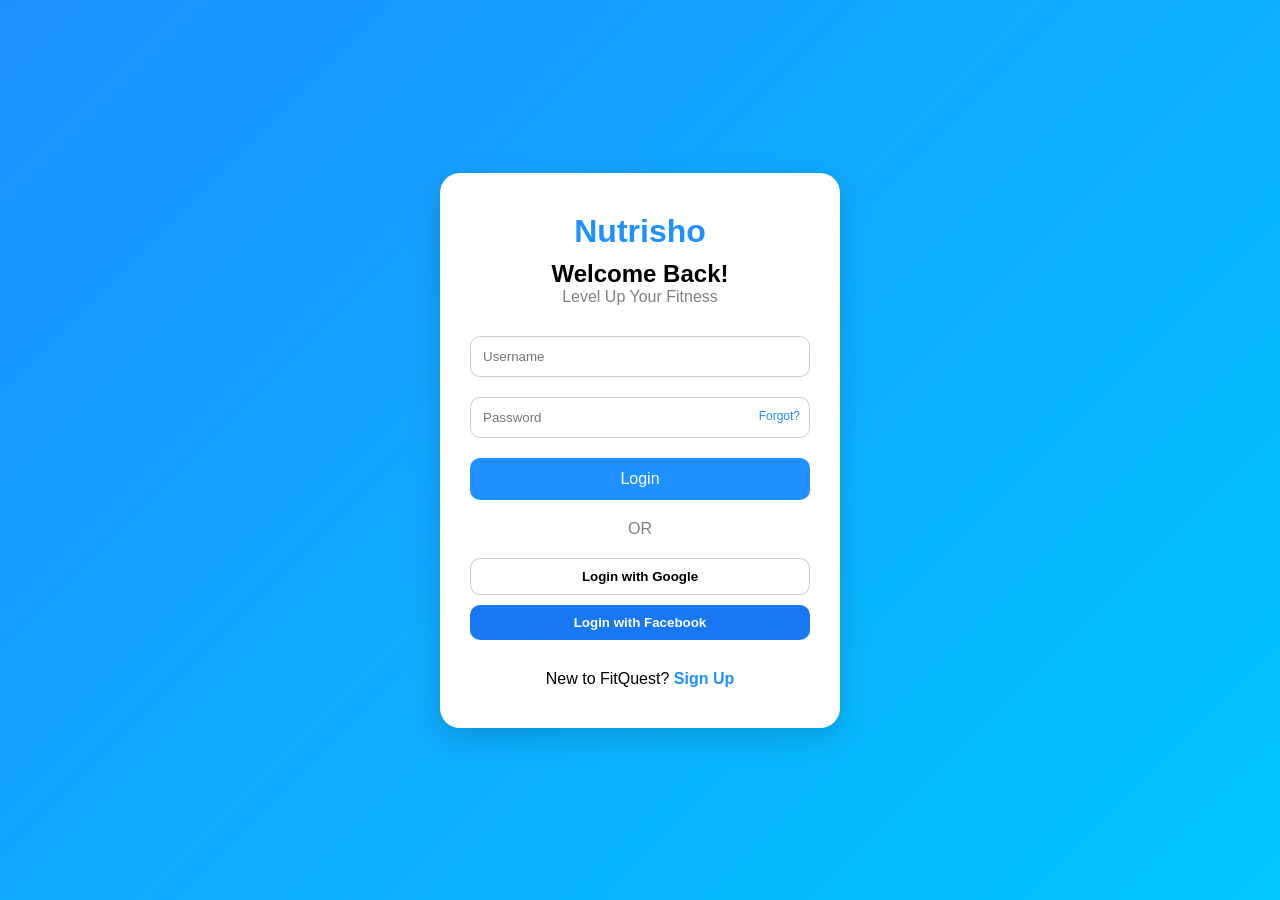
<file: index.html>
<!DOCTYPE html>
<html lang="en">
<head>
    <meta charset="UTF-8">
    <meta name="viewport" content="width=device-width, initial-scale=1.0">
    <title>Nutrisho login.com</title>
    <link rel="stylesheet" href="login.css">
</head>
<body>
     <div class="container">

        <div class="login-card">
            <h1 class="logo">Nutrisho</h1>
            <h2>Welcome Back!</h2>
            <p class="subtitle">Level Up Your Fitness</p>

            <form id="loginForm">
                <div class="input-group">
                    <input type="text" id="username" placeholder="Username" required>
                </div>

                <div class="input-group">
                    <input type="password" id="password" placeholder="Password" required>
                    <span class="forgot">Forgot?</span>
                </div>
                <button type="submit" class="login-btn">Login</button>
                
            </form>

            <div class="divider">OR</div>

            <button class="social google">Login with Google</button>
            <button class="social facebook">Login with Facebook</button>

            <p class="signup-text">
                New to FitQuest?
                <a href="google account.com">Sign Up</a>
            </p>
        </div>
    </div>
  
      <script src="login.js"></script>
</body>
</html>
</file>
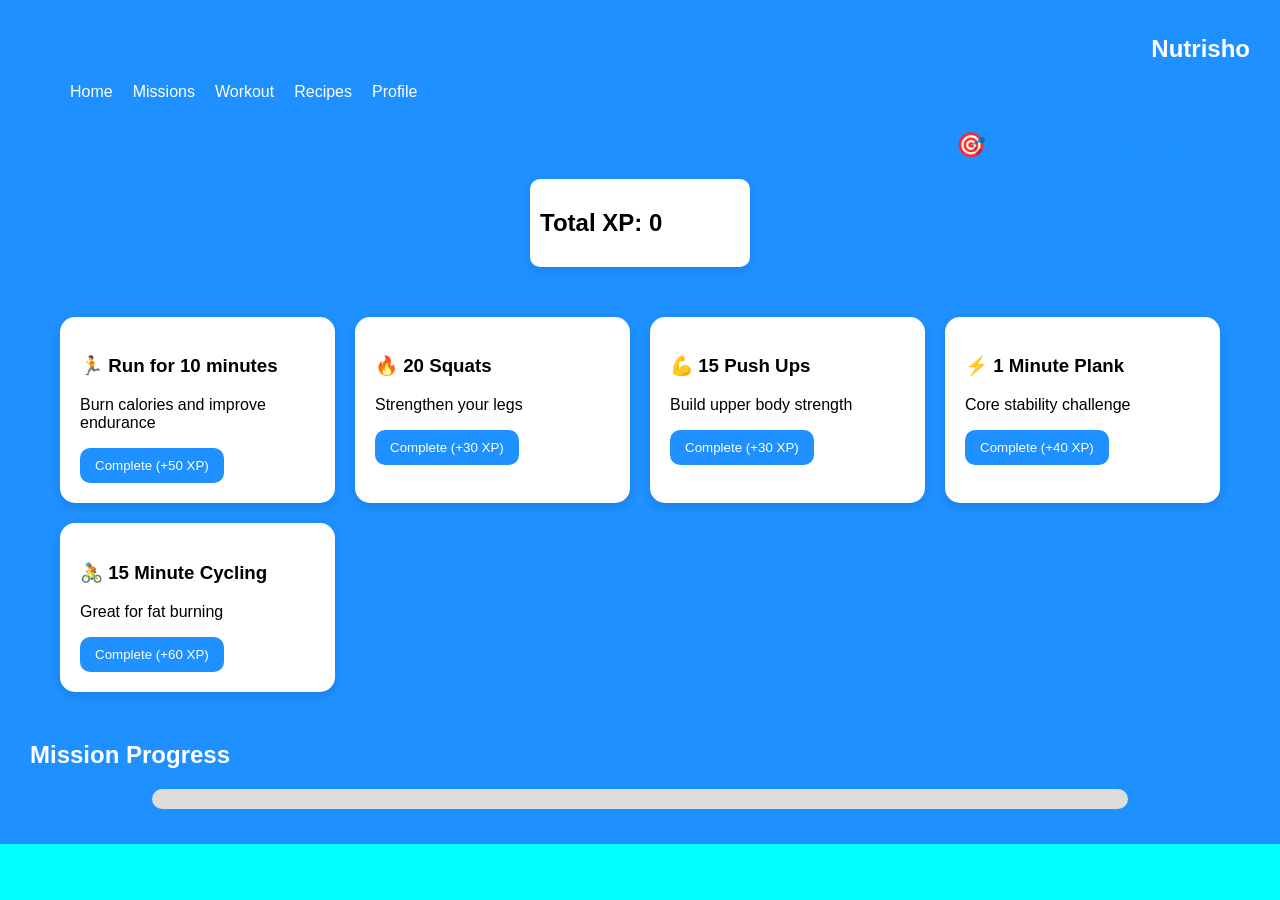
<file: mission.html>
<!DOCTYPE html>
<html lang="en">
<head>
    <meta charset="UTF-8">
    <meta name="viewport" content="width=device-width, initial-scale=1.0">
    <link rel="stylesheet" href="mission.css">
    <title>Nutrisho Missions</title>
</head>
<body>
     </nav> <nav class="navbar">
        <h1>Nutrisho</h1>
        <ul>
            <li><a href="nutrisho.html">Home</a></li>
            <li><a href="C:\Users\Hp\VSC\mission.html">Missions</a></li>
            <li><a href="workout.html">Workout</a></li>
            <li><a href="recipes.html">Recipes</a></li>
            <li><a href="profile.html">Profile</a></li>
        </ul>

<h1 class="title">🎯 Daily Fitness Missions</h1>

<div class="xp-box">
    <h2>Total XP: <span id="xp">0</span></h2>
</div>

<div class="mission-container">

    <div class="mission-card">
        <h3>🏃 Run for 10 minutes</h3>
        <p>Burn calories and improve endurance</p>
        <button onclick="completeMission(this, 50)">Complete (+50 XP)</button>
    </div>

    <div class="mission-card">
        <h3>🔥 20 Squats</h3>
        <p>Strengthen your legs</p>
        <button onclick="completeMission(this, 30)">Complete (+30 XP)</button>
    </div>

    <div class="mission-card">
        <h3>💪 15 Push Ups</h3>
        <p>Build upper body strength</p>
        <button onclick="completeMission(this, 30)">Complete (+30 XP)</button>
    </div>

    <div class="mission-card">
        <h3>⚡ 1 Minute Plank</h3>
        <p>Core stability challenge</p>
        <button onclick="completeMission(this, 40)">Complete (+40 XP)</button>
    </div>

    <div class="mission-card">
        <h3>🚴 15 Minute Cycling</h3>
        <p>Great for fat burning</p>
        <button onclick="completeMission(this, 60)">Complete (+60 XP)</button>
    </div>

</div>

<h2>Mission Progress</h2>

<div class="progress-bar">
    <div class="progress" id="progress"></div>
</div>

<script src="missions.js"></script>
</body>
</html>
</file>
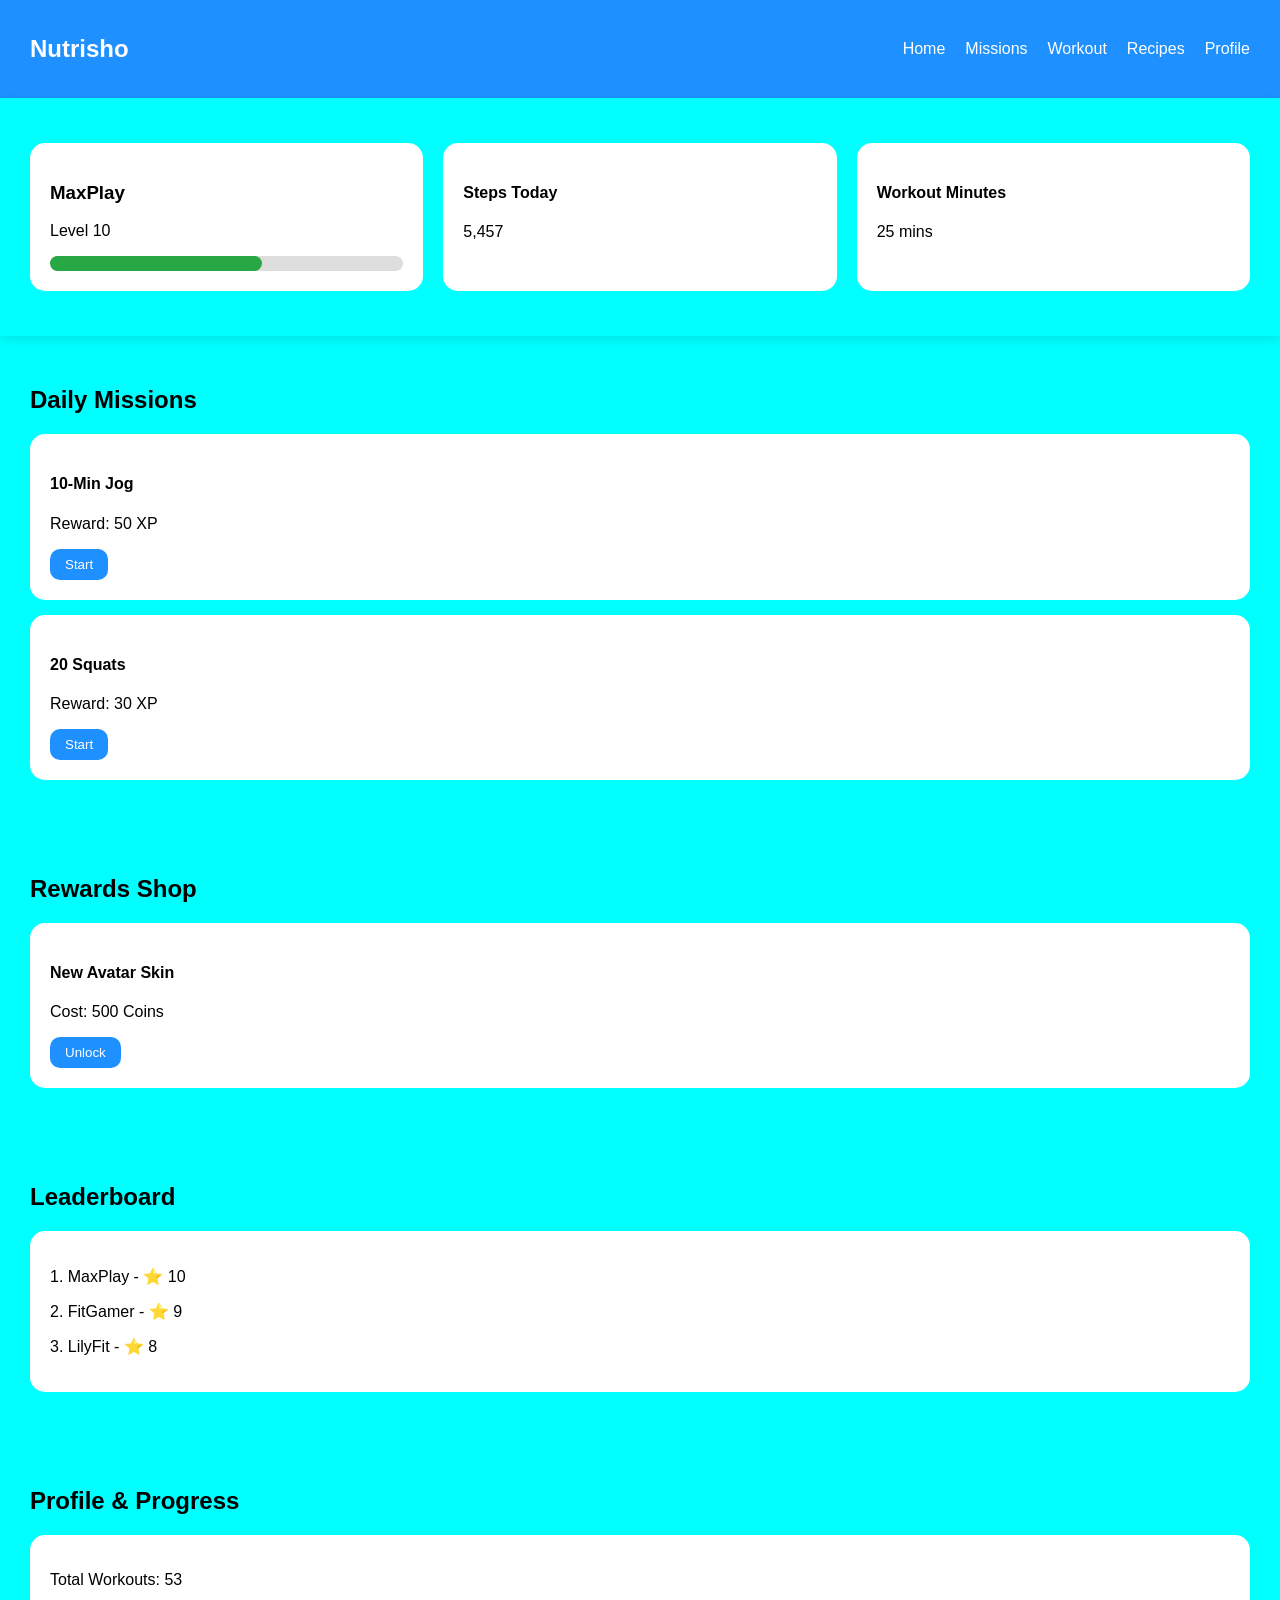
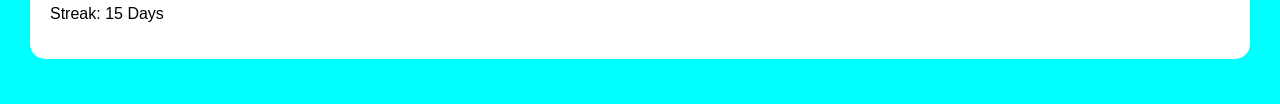
<file: nutrisho.html>
<!DOCTYPE html>
<html lang="en">
<head>
    <meta charset="UTF-8">
     <meta name="viewport" content="width=device-width, initial-scale=1.0">
    <title>Nutrisho.com</title>
    <link rel="stylesheet" href="nutrisho.css">
</head>
<body>
     <nav class="navbar">
        <h1>Nutrisho</h1>
        <ul>
            <li><a href="nutrisho.html">Home</a></li>
            <li><a href="C:\Users\Hp\VSC\mission.html">Missions</a></li>
            <li><a href="workout.html">Workout</a></li>
            <li><a href="recipes.html">Recipes</a></li>
            <li><a href="profile.html">Profile</a></li>
        </ul>
      </nav>
   
    <section class="dashboard">
        <div class="card profile-card">
            <h3>MaxPlay</h3>
            <p>Level 10</p>
            <div class="progress-bar">
                <div class="progress"></div>
            </div>
        </div>

        <div class="card stats-card">
            <h4>Steps Today</h4>
            <p>5,457</p>
        </div>

        <div class="card stats-card">
            <h4>Workout Minutes</h4>
            <p>25 mins</p>
        </div>
    </section>

    <section class="missions">
        <h2>Daily Missions</h2>
        <div class="card mission-card">
            <h4>10-Min Jog</h4>
            <p>Reward: 50 XP</p>
            <button>Start</button>
        </div>

        <div class="card mission-card">
            <h4>20 Squats</h4>
            <p>Reward: 30 XP</p>
            <button>Start</button>
        </div>
    </section>

    <section class="shop">
        <h2>Rewards Shop</h2>
        <div class="card reward-card">
            <h4>New Avatar Skin</h4>
            <p>Cost: 500 Coins</p>
            <button>Unlock</button>
        </div>
    </section>

    <section class="leaderboard">
        <h2>Leaderboard</h2>
        <div class="card">
            <p>1. MaxPlay - ⭐ 10</p>
            <p>2. FitGamer - ⭐ 9</p>
            <p>3. LilyFit - ⭐ 8</p>
        </div>
    </section>

    <section class="profile">
        <h2>Profile & Progress</h2>
        <div class="card">
            <p>Total Workouts: 53</p>
            <p>Streak: 15 Days</p>
        </div>
    </section>

</body>
</html>
</file>
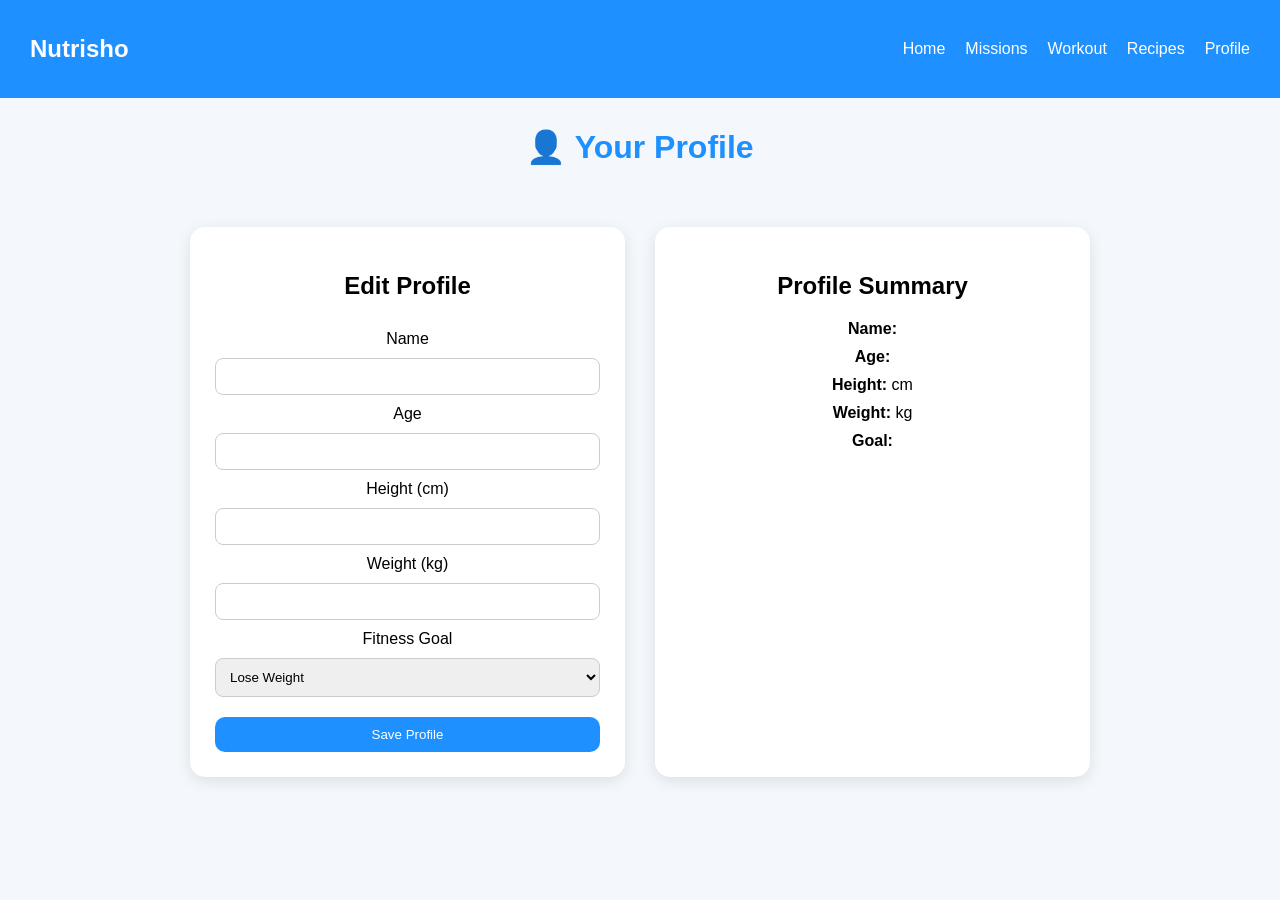
<file: profile.html>
<!DOCTYPE html>
<html lang="en">
<head>
<meta charset="UTF-8">
<meta name="viewport" content="width=device-width, initial-scale=1.0">
<title>Nutrisho Profile</title>
<link rel="stylesheet" href="profile.css">
</head>

<body>
      <nav class="navbar">
        <h1>Nutrisho</h1>
        <ul>
            <li><a href="nutrisho.html">Home</a></li>
            <li><a href="C:\Users\Hp\VSC\mission.html">Missions</a></li>
            <li><a href="workout.html">Workout</a></li>
            <li><a href="recipes.html">Recipes</a></li>
            <li><a href="profile.html">Profile</a></li>
        </ul>
      </nav>
<h1 class="title">👤 Your Profile</h1>

<div class="profile-container">

<div class="profile-form">

<h2>Edit Profile</h2>

<label>Name</label>
<input type="text" id="name">

<label>Age</label>
<input type="number" id="age">

<label>Height (cm)</label>
<input type="number" id="height">

<label>Weight (kg)</label>
<input type="number" id="weight">

<label>Fitness Goal</label>
<select id="goal">
<option value="Lose Weight">Lose Weight</option>
<option value="Build Muscle">Build Muscle</option>
<option value="Stay Fit">Stay Fit</option>
</select>

<button onclick="saveProfile()">Save Profile</button>

</div>

<div class="profile-display">

<h2>Profile Summary</h2>

<p><strong>Name:</strong> <span id="displayName">-</span></p>
<p><strong>Age:</strong> <span id="displayAge">-</span></p>
<p><strong>Height:</strong> <span id="displayHeight">-</span> cm</p>
<p><strong>Weight:</strong> <span id="displayWeight">-</span> kg</p>
<p><strong>Goal:</strong> <span id="displayGoal">-</span></p>

</div>

</div>

<script src="profile.js"></script>

</body>
</html>
</file>
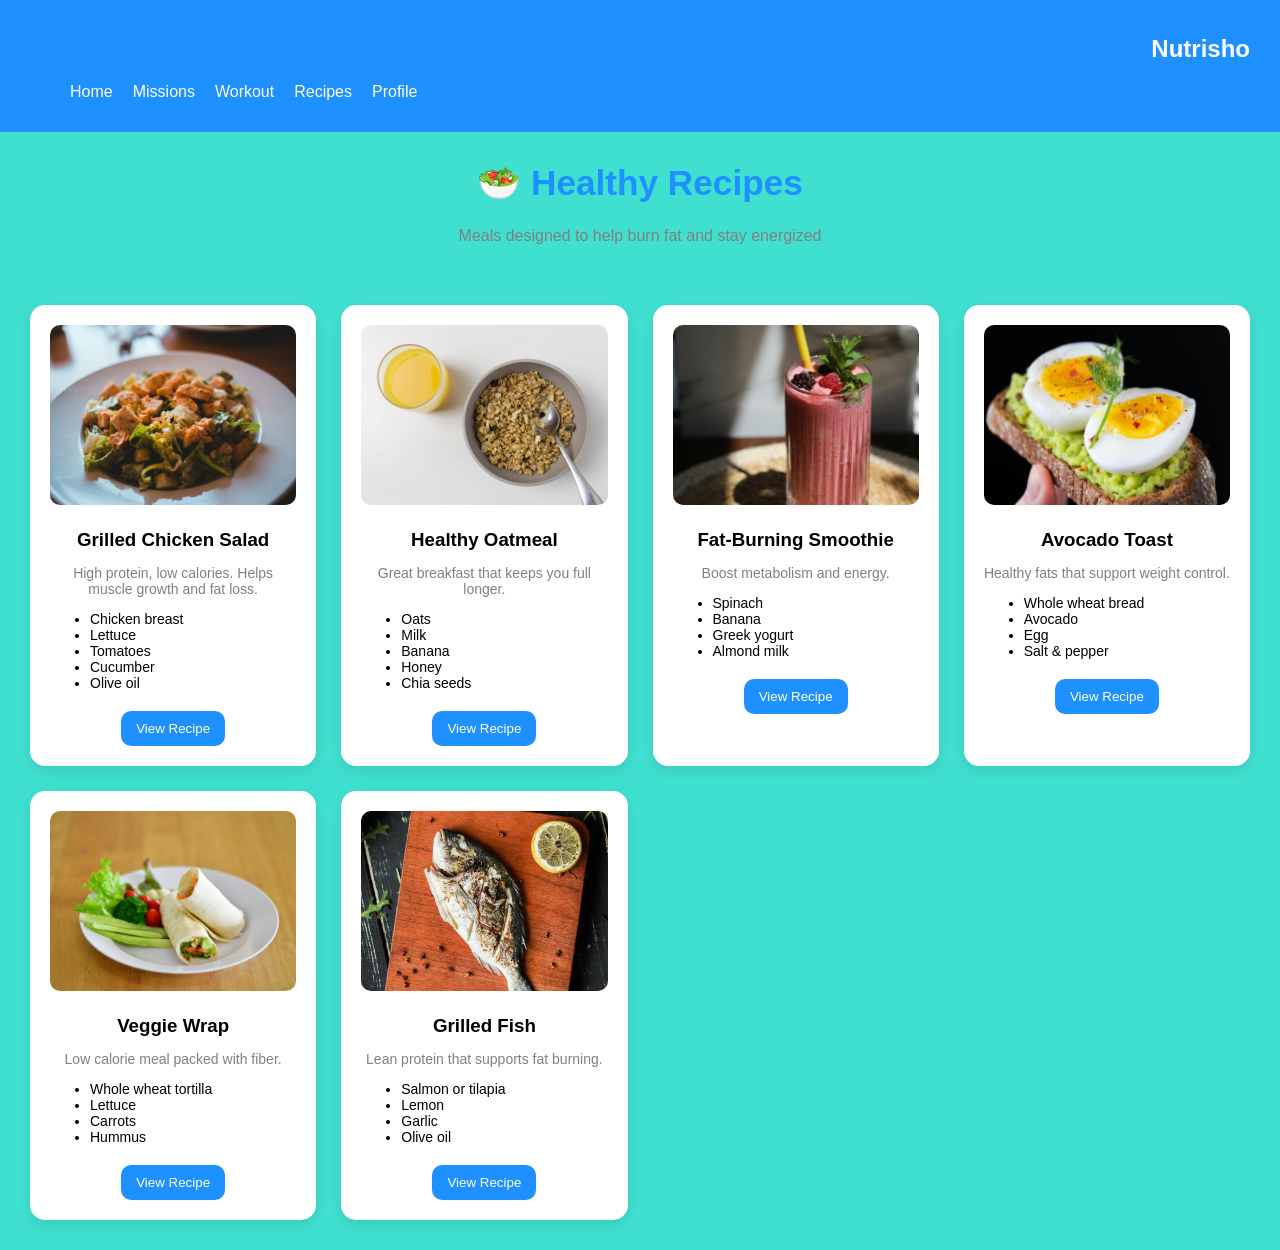
<file: recipes.html>
<!DOCTYPE html>
<html lang="en">
<head>
<meta charset="UTF-8">
<meta name="viewport" content="width=device-width, initial-scale=1.0">
<title>Nutrisho Healthy Recipes</title>
<link rel="stylesheet" href="recipes.css">
</head>

<body>

    <nav class="navbar">
        <h1>Nutrisho</h1>
        <ul>
            <li><a href="nutrisho.html">Home</a></li>
            <li><a href="C:\Users\Hp\VSC\mission.html">Missions</a></li>
            <li><a href="workout.html">Workout</a></li>
            <li><a href="recipes.html">Recipes</a></li>
            <li><a href="profile.html">Profile</a></li>
        </ul>
      </nav>

<h1 class="title">🥗 Healthy Recipes</h1>

 <p class="subtitle">Meals designed to help burn fat and stay energized</p>

  <div class="recipe-container">

<div class="recipe-card">
<img src="grilled chicken-salad.jpg" alt="Grilled Chicken Salad">
<h3>Grilled Chicken Salad</h3>
<p>High protein, low calories. Helps muscle growth and fat loss.</p>
<ul>
<li>Chicken breast</li>
<li>Lettuce</li>
<li>Tomatoes</li>
<li>Cucumber</li>
<li>Olive oil</li>
</ul>
<button onclick="showRecipe('Grill chicken for 6-8 minutes. Chop vegetables and mix. Add olive oil and serve.')">View Recipe</button>
</div>

<div class="recipe-card">
<img src="oatmeal.jpg" alt="Healthy Oatmeal">
<h3>Healthy Oatmeal</h3>
<p>Great breakfast that keeps you full longer.</p>
<ul>
<li>Oats</li>
<li>Milk</li>
<li>Banana</li>
<li>Honey</li>
<li>Chia seeds</li>
</ul>
<button onclick="showRecipe('Cook oats with milk for 5 minutes. Add banana slices, honey and chia seeds.')">View Recipe</button>
</div>

<div class="recipe-card">
<img src="fruit smoothie.jpg" alt="Fruit Smoothie">
<h3>Fat-Burning Smoothie</h3>
<p>Boost metabolism and energy.</p>
<ul>
<li>Spinach</li>
<li>Banana</li>
<li>Greek yogurt</li>
<li>Almond milk</li>
</ul>
<button onclick="showRecipe('Blend all ingredients for 30 seconds until smooth.')">View Recipe</button>
</div>

<div class="recipe-card">
<img src="avocado toast.jpg" alt="Avocado Toast">
<h3>Avocado Toast</h3>
<p>Healthy fats that support weight control.</p>
<ul>
<li>Whole wheat bread</li>
<li>Avocado</li>
<li>Egg</li>
<li>Salt & pepper</li>
</ul>
<button onclick="showRecipe('Toast bread, mash avocado, fry egg, combine and season.')">View Recipe</button>
</div>

<div class="recipe-card">
<img src="pexels-kritsana-kid-takhai-941583973-30392949.jpg" alt="Veggie Wrap">
<h3>Veggie Wrap</h3>
<p>Low calorie meal packed with fiber.</p>
<ul>
<li>Whole wheat tortilla</li>
<li>Lettuce</li>
<li>Carrots</li>
<li>Hummus</li>
</ul>
<button onclick="showRecipe('Spread hummus on tortilla, add veggies, roll and serve.')">View Recipe</button>
</div>

<div class="recipe-card">
<img src="grilled toast.jpg" alt="Grilled Fish">
<h3>Grilled Fish</h3>
<p>Lean protein that supports fat burning.</p>
<ul>
<li>Salmon or tilapia</li>
<li>Lemon</li>
<li>Garlic</li>
<li>Olive oil</li>
</ul>
<button onclick="showRecipe('Season fish with garlic and lemon. Grill for 8 minutes.')">View Recipe</button>
</div>

</div>

<script>
function showRecipe(recipe){
alert(recipe);
}
</script>

</body>
</html>
</file>
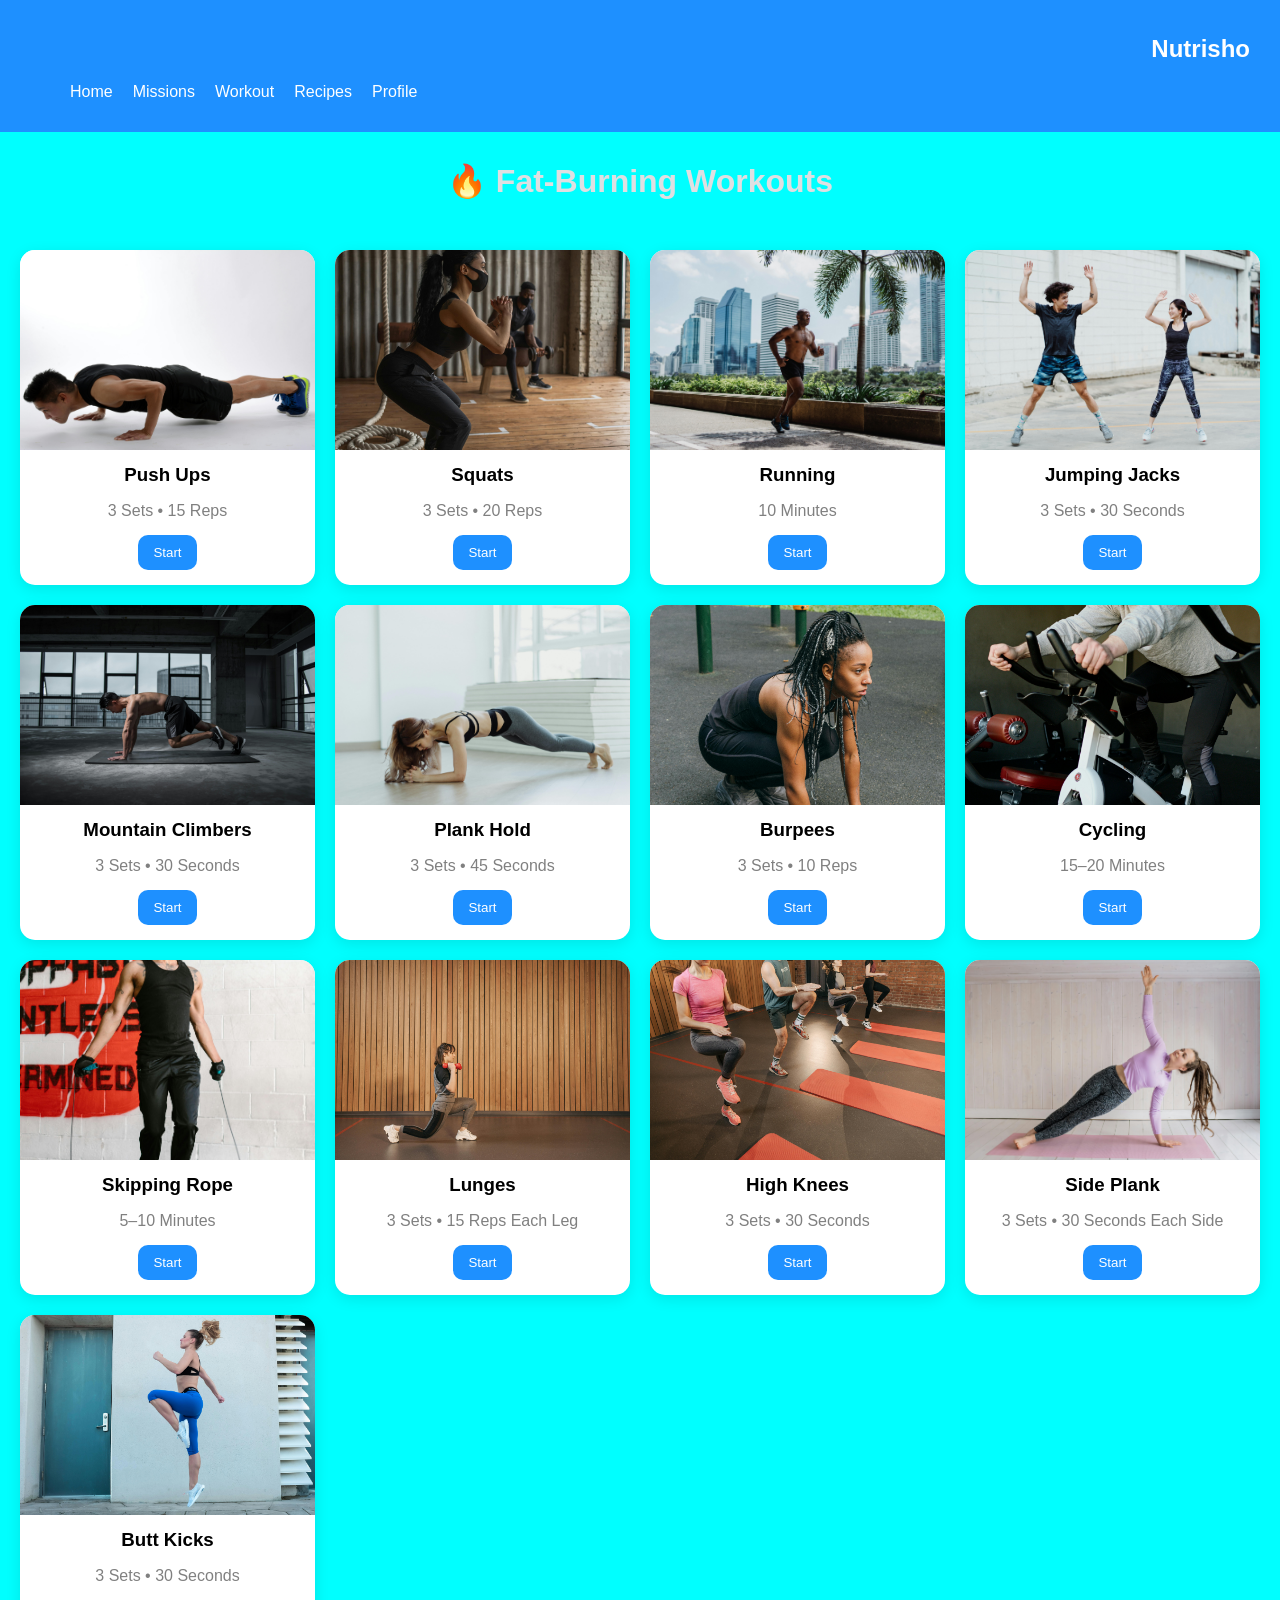
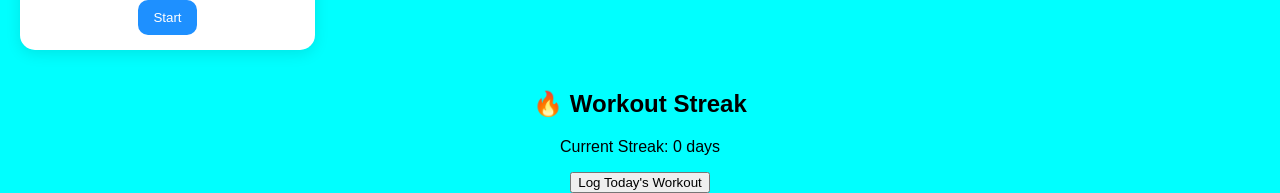
<file: workout.html>
<!DOCTYPE html>
<html lang="en">
<head>
    <meta charset="UTF-8">
    <meta name="viewport" content="width=device-width, initial-scale=1.0">
    <title>Workout Page - Fat Burn</title>
    <link rel="stylesheet" href="workout.css">
</head>
<body>
     <nav class="navbar">
        <h1>Nutrisho</h1>
        <ul>
            <li><a href="nutrisho.html">Home</a></li>
            <li><a href="C:\Users\Hp\VSC\mission.html">Missions</a></li>
            <li><a href="workout.html">Workout</a></li>
            <li><a href="recipes.html">Recipes</a></li>
            <li><a href="profile.html">Profile</a></li>
        </ul>
      </nav>
   
    <h1 class="title">🔥 Fat-Burning Workouts</h1>

    <div class="workout-container">

        <div class="workout-card">
            <img src="push ups.jpg" alt="Push Ups">
            <h3>Push Ups</h3>
            <p>3 Sets • 15 Reps</p>
            <button onclick="startWorkout('Push Ups', 15)">Start</button>
        </div>

        <div class="workout-card">
            <img src="squats.jpg" alt="Squats">
            <h3>Squats</h3>
            <p>3 Sets • 20 Reps</p>
            <button onclick="startWorkout('Squats', 15)">Start</button>
        </div>

        <div class="workout-card">
            <img src="running.jpg" alt="Running">
            <h3>Running</h3>
            <p>10 Minutes</p>
            <button onclick="startWorkout('Running', 20)">Start</button>
        </div>

        <div class="workout-card">
            <img src="jumping jacks.jpg" alt="Jumping Jacks">
            <h3>Jumping Jacks</h3>
            <p>3 Sets • 30 Seconds</p>
            <button onclick="startWorkout('Jumping Jacks', 15)">Start</button>
        </div>

        <div class="workout-card">
            <img src="mountain climbers.jpg" alt="Mountain Climbers">
            <h3>Mountain Climbers</h3>
            <p>3 Sets • 30 Seconds</p>
            <button onclick="startWorkout('Mountain Climbers', 20)">Start</button>
        </div>

        <div class="workout-card">
            <img src="plank hold.jpg" alt="Plank">
            <h3>Plank Hold</h3>
            <p>3 Sets • 45 Seconds</p>
           <button onclick="startWorkout('Plank Hold', 20)">Start</button>
        </div>

        <div class="workout-card">
            <img src="burpees.jpg" alt="Burpees">
            <h3>Burpees</h3>
            <p>3 Sets • 10 Reps</p>
          <button onclick="startWorkout('Burpees', 25)">Start</button>
        </div>

        <div class="workout-card">
            <img src="cycling.jpg" alt="Cycling">
            <h3>Cycling</h3>
            <p>15–20 Minutes</p>
           <button onclick="startWorkout('Cycling', 20)">Start</button>
        </div>

        <div class="workout-card">
            <img src="skipping rope.jpg" alt="Skipping Rope">
            <h3>Skipping Rope</h3>
            <p>5–10 Minutes</p>
           <button onclick="startWorkout('Skipping Rope', 20)">Start</button>
        </div>

        <div class="workout-card">
            <img src="lunges.jpg" alt="Lunges">
            <h3>Lunges</h3>
            <p>3 Sets • 15 Reps Each Leg</p>
           <button onclick="startWorkout('Lunges', 15)">Start</button>
        </div>

        <div class="workout-card">
            <img src="high knees.jpg" alt="High Knees">
            <h3>High Knees</h3>
            <p>3 Sets • 30 Seconds</p>
            <button onclick="startWorkout('High Knees', 15)">Start</button>
        </div>

        <div class="workout-card">
            <img src="side plank.jpg" alt="Side Plank">
            <h3>Side Plank</h3>
            <p>3 Sets • 30 Seconds Each Side</p>
             <button onclick="startWorkout('Side Plank', 15)">Start</button>
        </div>

        <div class="workout-card">
            <img src="butt kicks.jpg" alt="Butt Kicks">
            <h3>Butt Kicks</h3>
            <p>3 Sets • 30 Seconds</p>
            <button onclick="startWorkout('Butt Kicks', 15)">Start</button>
        </div>

    </div>
    <div class="streak-box">

<h2>🔥 Workout Streak</h2>

<p>Current Streak: <span id="streak">0</span> days</p>

<button onclick="logWorkout()">Log Today's Workout</button>

</div>
<script src="workouts.js"></script>

</body>
</html>
</file>
<file: login.css>
* {
    margin: 0;
    padding: 0;
    box-sizing: border-box;
    font-family: Arial, sans-serif;
}
body {
    height: 100vh;
    display: flex;
    justify-content: center;
    align-items: center;
    background: linear-gradient(135deg, #1e90ff, #00c6ff);
}
.container {
    width: 100%;
    padding: 20px;
    display: flex;
    justify-content: center;
}
.login-card {
    background: white;
    padding: 40px 30px;
    width: 100%;
    max-width: 400px;
    border-radius: 20px;
    box-shadow: 0 10px 30px rgba(0, 0, 0, 0.15);
    text-align: center;
}
.logo {
    color: #1e90ff;
    margin-bottom: 10px;
}
.subtitle {
    color: gray;
    margin-bottom: 30px;
}
.input-group {
    position: relative;
    margin-bottom: 20px;
}
input {
    width: 100%;
    padding: 12px;
    border-radius: 10px;
    border: 1px solid #ccc;
    outline: none;
    transition: 0.3s;
}

input:focus {
    border-color: #1e90ff;
}
.forgot {
    position: absolute;
    right: 10px;
    top: 12px;
    font-size: 12px;
    color: #1e90ff;
    cursor: pointer;
}
.login-btn {
    width: 100%;
    padding: 12px;
    border: none;
    border-radius: 10px;
    background: #1e90ff;
    color: white;
    font-size: 16px;
    cursor: pointer;
    transition: 0.3s;
}
.login-btn:hover {
    background: #0f6cd1;
}
.divider {
    margin: 20px 0;
    color: gray;
}
.social {
    width: 100%;
    padding: 10px;
    border-radius: 10px;
    border: none;
    margin-bottom: 10px;
    cursor: pointer;
    font-weight: bold;
}
.google {
    background: white;
    border: 1px solid #ccc;
}
.facebook {
    background: #1877f2;
    color: white;
}
.signup-text {
    margin-top: 20px;
}
.signup-text a {
    text-decoration: none;
    color: #1e90ff;
    font-weight: bold;
}
.signup-text a:hover {
    text-decoration: underline;
}
</file>
<file: mission.css>
body {
    font-family: Arial, sans-serif;
    margin: 0;
    background-color: cyan;
}
.navbar {
    justify-content: space-between;
    align-items: center;
    background-color: #1e90ff;
    color: white;
    padding: 15px 30px;
}
.navbar h1 {
    text-align: right;
}
.navbar ul {
    list-style: none;
    display: flex;
    gap: 20px;
}
.navbar a {
    color: white;
    text-decoration: none;
}
.navbar li {
    cursor: pointer;
}
.navbar a:hover {
    color: rgba(0, 255, 255, 0.199);
}
.title{
margin-top:30px;
color:#1e90ff;
}

.xp-box{
background:white;
width:200px;
margin:20px auto;
padding:10px;
border-radius:10px;
box-shadow:0 4px 10px rgba(0,0,0,0.1);
}
.xp-box h2{
    color: black;
}
.xp-box span{
    color: black;
}

.mission-container{
display:grid;
grid-template-columns:repeat(auto-fit,minmax(250px,1fr));
gap:20px;
padding:30px;
}
.mission-container p{
color: black;
}
.mission-container h3{
    color: black;
}

.mission-card{
background:white;
padding:20px;
border-radius:15px;
box-shadow:0 4px 10px rgba(0,0,0,0.1);
transition:0.3s;
}

.mission-card:hover{
transform:translateY(-5px);
}

button{
padding:10px 15px;
border:none;
border-radius:10px;
background:#1e90ff;
color:white;
cursor:pointer;
}

button:hover{
background:#0f6cd1;
}

button.completed{
background:green;
cursor:default;
}

.progress-bar{
width:80%;
height:20px;
background:#ddd;
border-radius:10px;
margin:20px auto;
overflow:hidden;
}

.progress{
height:100%;
width:0%;
background:#28a745;
transition:0.4s;
}
</file>
<file: nutrisho.css>
body {
    font-family: Arial, sans-serif;
    margin: 0;
    background-color: cyan;
}
.navbar {
    display: flex;
    justify-content: space-between;
    align-items: center;
    background-color: #1e90ff;
    color: white;
    padding: 15px 30px;
}
.navbar h1 {
    text-align: right;
}
.navbar ul {
    list-style: none;
    display: flex;
    gap: 20px;
}
.navbar a {
    color: white;
    text-decoration: none;
}
.navbar li {
    cursor: pointer;
}
.navbar a:hover {
    color: rgba(0, 255, 255, 0.199);
}
section {
    padding: 30px;
}
.card {
    background: white;
    padding: 20px;
    margin: 15px 0;
    border-radius: 15px;
}
.dashboard{ box-shadow: 0 4px 10px rgba(0,0,0,0.1);
    display: grid;
    grid-template-columns: repeat(auto-fit, minmax(250px, 1fr));
    gap: 20px;
}
.progress-bar {
    width: 100%;
    background-color: #ddd;
    border-radius: 10px;
    height: 15px;
}
.progress {
    width: 60%;
    height: 100%;
    background-color: #28a745;
    border-radius: 10px;
}
button {
    padding: 8px 15px;
    border: none;
    border-radius: 10px;
    background-color: #1e90ff;
    color: white;
    cursor: pointer;
}
button:hover {
    background-color: #0f6cd1;
}
</file>
<file: profile.css>
body{
font-family: Arial;
margin:0;
background:#f4f7fb;
text-align:center;
}
.navbar {
    display: flex;
    justify-content: space-between;
    align-items: center;
    background-color: #1e90ff;
    color: white;
    padding: 15px 30px;
}
.navbar h1 {
    text-align: right;
}
.navbar ul {
    list-style: none;
    display: flex;
    gap: 20px;
}
.navbar a {
    color: white;
    text-decoration: none;
}
.navbar li {
    cursor: pointer;
}
.navbar a:hover {
    color: rgba(0, 255, 255, 0.199);
}

.title{
margin-top:30px;
color:#1e90ff;
}

.profile-container{
display:grid;
grid-template-columns:1fr 1fr;
gap:30px;
padding:40px;
max-width:900px;
margin:auto;
}

.profile-form,
.profile-display{
background:white;
padding:25px;
border-radius:15px;
box-shadow:0 4px 15px rgba(0,0,0,0.1);
}

.profile-form{
display:flex;
flex-direction:column;
gap:10px;
}

input, select{
padding:10px;
border-radius:8px;
border:1px solid #ccc;
}

button{
margin-top:10px;
padding:10px;
border:none;
border-radius:10px;
background:#1e90ff;
color:white;
cursor:pointer;
}

button:hover{
background:#0f6cd1;
}

.profile-display p{
font-size:16px;
margin:10px 0;
}
</file>
<file: recipes.css>
body{
font-family: Arial, sans-serif;
margin:0;
background: turquoise;
text-align:center;
}
.navbar {
    justify-content: space-between;
    align-items: center;
    background-color: #1e90ff;
    color: white;
    padding: 15px 30px;
}
.navbar h1 {
    text-align: right;
}
.navbar ul {
    list-style: none;
    display: flex;
    gap: 20px;
}
.navbar a {
    color: white;
    text-decoration: none;
}
.navbar li {
    cursor: pointer;
}
.navbar a:hover {
    color: rgba(0, 255, 255, 0.199);
}

.title{
margin-top:30px;
color:#1e90ff;
font-size:2.2rem;
}

.subtitle{
color:gray;
margin-bottom:30px;
}

.recipe-container{
display:grid;
grid-template-columns:repeat(auto-fit,minmax(250px,1fr));
gap:25px;
padding:30px;
}

.recipe-card{
background:white;
border-radius:15px;
padding:20px;
box-shadow:0 5px 15px rgba(0,0,0,0.1);
transition:0.3s;
}

.recipe-card:hover{
transform:translateY(-6px);
box-shadow:0 10px 25px rgba(0,0,0,0.15);
}

.recipe-card img{
width:100%;
height:180px;
object-fit:cover;
border-radius:10px;
margin-bottom:10px;
}

.recipe-card h3{
margin:10px 0;
}

.recipe-card p{
color:gray;
font-size:14px;
}

.recipe-card ul{
text-align:left;
font-size:14px;
margin:10px 0;
}

button{
margin-top:10px;
padding:10px 15px;
border:none;
border-radius:10px;
background:#1e90ff;
color:white;
cursor:pointer;
transition:0.2s;
}

button:hover{
background:#0f6cd1;
}
</file>
<file: workout.css>
body {
    margin: 0;
    font-family: Arial, sans-serif;
    background: cyan;
    text-align: center;
}
.navbar {
    justify-content: space-between;
    align-items: center;
    background-color: #1e90ff;
    color: white;
    padding: 15px 30px;
}
.navbar h1 {
    text-align: right;
}
.navbar ul {
    list-style: none;
    display: flex;
    gap: 20px;
}
.navbar a {
    color: white;
    text-decoration: none;
}
.navbar li {
    cursor: pointer;
}
.navbar a:hover {
    color: rgba(0, 255, 255, 0.199);
}
.title {
    margin: 30px 0;
    color: #dee0e2;
    font-size: 2rem;
}

.workout-container {
    display: grid;
    grid-template-columns: repeat(auto-fit, minmax(250px, 1fr));
    gap: 20px;
    padding: 20px;
}

.workout-card {
    background: white;
    border-radius: 15px;
    overflow: hidden;
    box-shadow: 0 4px 15px rgba(0,0,0,0.1);
    transition: 0.3s;
}

.workout-card:hover {
    transform: translateY(-5px);
    box-shadow: 0 8px 25px rgba(0,0,0,0.2);
}

.workout-card img {
    width: 100%;
    height: 200px;
    object-fit: cover;
}

.workout-card h3 {
    margin: 10px 0 5px;
}

.workout-card p {
    color: gray;
    margin-bottom: 15px;
}

.workout-card button {
    margin-bottom: 15px;
    padding: 10px 15px;
    border: none;
    border-radius: 10px;
    background-color: #1e90ff;
    color: white;
    cursor: pointer;
    transition: 0.2s;
}

.workout-card button:hover {
    background-color: #0f6cd1;
}
</file>
